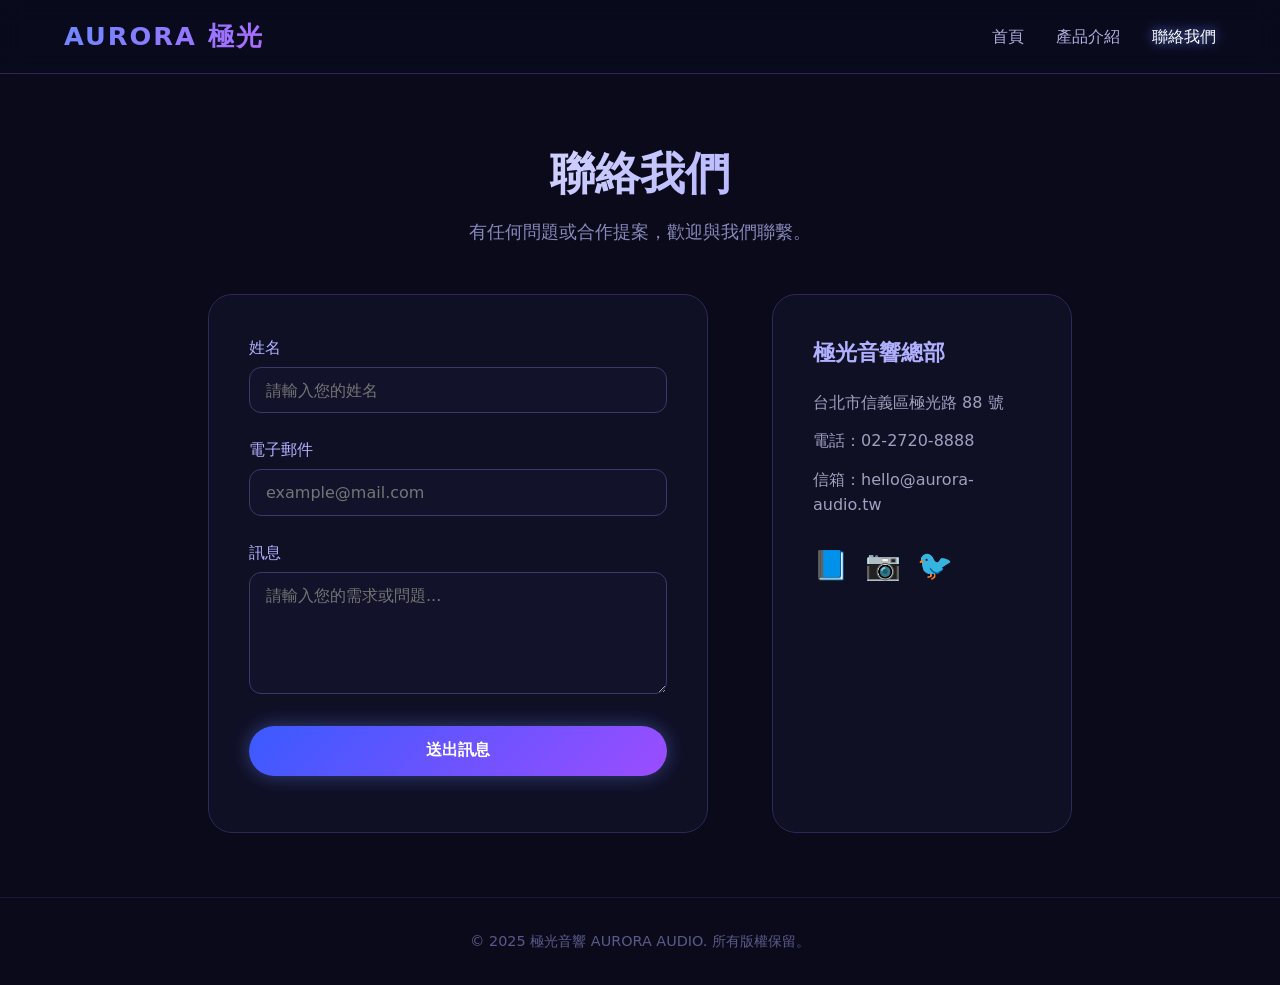
<file: contact.html>
<!DOCTYPE html>
<html lang="zh-Hant">
<head>
  <meta charset="UTF-8">
  <meta name="viewport" content="width=device-width, initial-scale=1.0">
  <title>極光音響 | 聯絡我們</title>
  <link rel="stylesheet" href="style.css">
</head>
<body>
  <!-- 導覽列 -->
  <nav class="navbar">
    <div class="logo">AURORA 極光</div>
    <ul class="nav-links">
      <li><a href="index.html">首頁</a></li>
      <li><a href="products.html">產品介紹</a></li>
      <li><a href="contact.html" class="active">聯絡我們</a></li>
    </ul>
  </nav>

  <main class="contact-main">
    <h1 class="page-title">聯絡我們</h1>
    <p class="page-subtitle">有任何問題或合作提案，歡迎與我們聯繫。</p>

    <div class="contact-container">
      <!-- 聯絡表單 -->
      <form id="contactForm" class="contact-form">
        <label for="name">姓名</label>
        <input type="text" id="name" name="name" placeholder="請輸入您的姓名" required>

        <label for="email">電子郵件</label>
        <input type="email" id="email" name="email" placeholder="example@mail.com" required>

        <label for="message">訊息</label>
        <textarea id="message" name="message" rows="5" placeholder="請輸入您的需求或問題..." required></textarea>

        <button type="submit" class="btn-primary">送出訊息</button>
        <p id="formFeedback" class="form-feedback"></p>
      </form>

      <!-- 聯絡資訊 -->
      <div class="contact-info">
        <h3>極光音響總部</h3>
        <p>台北市信義區極光路 88 號</p>
        <p>電話：02-2720-8888</p>
        <p>信箱：hello@aurora-audio.tw</p>
        <div class="social-links">
          <span>📘</span> <span>📷</span> <span>🐦</span>
        </div>
      </div>
    </div>
  </main>

  <footer>
    <p>© 2025 極光音響 AURORA AUDIO. 所有版權保留。</p>
  </footer>

  <script src="script.js"></script>
</body>
</html>
</file>
<file: style.css>
/* style.css — 極光音響 科技感深色風格 */
* {
  margin: 0;
  padding: 0;
  box-sizing: border-box;
}

body {
  font-family: 'Segoe UI', 'Noto Sans TC', system-ui, sans-serif;
  background-color: #0a0a1a;
  color: #e0e0ff;
  line-height: 1.6;
  min-height: 100vh;
  display: flex;
  flex-direction: column;
}

/* 導覽列 */
.navbar {
  display: flex;
  justify-content: space-between;
  align-items: center;
  padding: 1rem 5%;
  background: rgba(10, 10, 30, 0.9);
  backdrop-filter: blur(12px);
  border-bottom: 1px solid #2a2a5a;
  position: sticky;
  top: 0;
  z-index: 100;
}

.logo {
  font-size: 1.6rem;
  font-weight: 700;
  letter-spacing: 2px;
  background: linear-gradient(135deg, #6a8aff, #b06aff);
  -webkit-background-clip: text;
  -webkit-text-fill-color: transparent;
  background-clip: text;
}

.nav-links {
  display: flex;
  list-style: none;
  gap: 2rem;
}

.nav-links a {
  color: #b0b0e0;
  text-decoration: none;
  font-weight: 500;
  transition: color 0.3s, text-shadow 0.3s;
  padding: 0.3rem 0;
}

.nav-links a:hover,
.nav-links a.active {
  color: #ffffff;
  text-shadow: 0 0 12px #6a8aff;
}

/* 按鈕通用 */
.btn-primary {
  background: linear-gradient(135deg, #3a5aff, #9b4dff);
  color: #fff;
  border: none;
  padding: 0.9rem 2.2rem;
  border-radius: 40px;
  font-size: 1rem;
  font-weight: 600;
  cursor: pointer;
  transition: transform 0.2s, box-shadow 0.3s;
  box-shadow: 0 0 20px rgba(106, 138, 255, 0.4);
}

.btn-primary:hover {
  transform: translateY(-2px);
  box-shadow: 0 0 35px rgba(155, 77, 255, 0.7);
}

.btn-secondary {
  background: transparent;
  border: 2px solid #6a8aff;
  color: #c0c0ff;
  padding: 0.6rem 1.6rem;
  border-radius: 30px;
  font-weight: 600;
  cursor: pointer;
  transition: background 0.3s, color 0.3s, box-shadow 0.3s;
  margin-top: 0.5rem;
}

.btn-secondary:hover {
  background: #6a8aff;
  color: #0a0a1a;
  box-shadow: 0 0 20px #6a8aff;
}

/* 首頁英雄區 */
.hero {
  display: flex;
  align-items: center;
  justify-content: center;
  min-height: 80vh;
  padding: 2rem 8%;
  position: relative;
  overflow: hidden;
  text-align: center;
  background: radial-gradient(circle at 70% 30%, #1a1a4a 0%, #0a0a1a 70%);
}

.hero-text h1 {
  font-size: 4rem;
  line-height: 1.2;
  margin-bottom: 1.5rem;
  background: linear-gradient(to right, #ffffff, #a0a0ff);
  -webkit-background-clip: text;
  -webkit-text-fill-color: transparent;
  background-clip: text;
}

.hero-text h1 span {
  font-size: 1.8rem;
  font-weight: 300;
  display: block;
  color: #9b9bff;
  -webkit-text-fill-color: #9b9bff;
  margin-top: 0.5rem;
  letter-spacing: 4px;
}

.hero-text p {
  font-size: 1.2rem;
  color: #a0a0d0;
  margin-bottom: 2rem;
  max-width: 600px;
  margin-left: auto;
  margin-right: auto;
}

.hero-glow {
  position: absolute;
  width: 600px;
  height: 600px;
  background: radial-gradient(circle, rgba(106, 138, 255, 0.15) 0%, transparent 70%);
  border-radius: 50%;
  top: 10%;
  right: -10%;
  pointer-events: none;
  animation: pulse 6s infinite alternate;
}

@keyframes pulse {
  0% { transform: scale(1); opacity: 0.5; }
  100% { transform: scale(1.3); opacity: 0.8; }
}

/* 輪播區 */
.carousel-section {
  padding: 3rem 5%;
  text-align: center;
}

.carousel-section h2 {
  font-size: 2rem;
  margin-bottom: 2rem;
  color: #c0c0ff;
  font-weight: 400;
  letter-spacing: 2px;
}

.carousel {
  position: relative;
  max-width: 1000px;
  margin: 0 auto;
  overflow: hidden;
  border-radius: 20px;
  border: 1px solid #2a2a5a;
  box-shadow: 0 0 40px rgba(106, 138, 255, 0.15);
}

.carousel-track {
  display: flex;
  transition: transform 0.5s ease-in-out;
}

.carousel-slide {
  min-width: 100%;
  height: 400px;
}

.carousel-slide img {
  width: 100%;
  height: 100%;
  object-fit: cover;
  filter: brightness(0.8) saturate(0.7);
}

.carousel-btn {
  position: absolute;
  top: 50%;
  transform: translateY(-50%);
  background: rgba(10, 10, 30, 0.7);
  color: #fff;
  border: 1px solid #4a4a8a;
  font-size: 2rem;
  width: 50px;
  height: 50px;
  border-radius: 50%;
  cursor: pointer;
  transition: background 0.3s, box-shadow 0.3s;
  display: flex;
  align-items: center;
  justify-content: center;
  z-index: 10;
}

.carousel-btn:hover {
  background: #3a5aff;
  box-shadow: 0 0 20px #6a8aff;
}

.prev { left: 16px; }
.next { right: 16px; }

/* 特色卡片 */
.features {
  display: flex;
  flex-wrap: wrap;
  justify-content: center;
  gap: 2rem;
  padding: 4rem 8%;
}

.feature-card {
  background: rgba(20, 20, 45, 0.7);
  border: 1px solid #2a2a5a;
  border-radius: 24px;
  padding: 2.5rem 2rem;
  width: 280px;
  text-align: center;
  transition: transform 0.3s, box-shadow 0.3s;
  backdrop-filter: blur(4px);
}

.feature-card:hover {
  transform: translateY(-8px);
  box-shadow: 0 12px 40px rgba(106, 138, 255, 0.25);
  border-color: #6a8aff;
}

.feature-icon {
  font-size: 3rem;
  margin-bottom: 1rem;
}

.feature-card h3 {
  color: #b0b0ff;
  margin-bottom: 0.8rem;
  font-weight: 500;
}

/* 產品頁面 */
.products-main {
  padding: 4rem 8%;
  flex: 1;
}

.page-title {
  font-size: 2.8rem;
  text-align: center;
  margin-bottom: 0.5rem;
  background: linear-gradient(135deg, #ffffff, #8a8aff);
  -webkit-background-clip: text;
  -webkit-text-fill-color: transparent;
  background-clip: text;
}

.page-subtitle {
  text-align: center;
  color: #8888bb;
  margin-bottom: 3rem;
  font-size: 1.1rem;
}

.product-grid {
  display: flex;
  flex-wrap: wrap;
  justify-content: center;
  gap: 2rem;
}

.product-card {
  background: rgba(20, 20, 45, 0.6);
  border: 1px solid #2a2a5a;
  border-radius: 24px;
  padding: 1.5rem;
  width: 320px;
  text-align: center;
  transition: transform 0.3s, box-shadow 0.3s;
  backdrop-filter: blur(4px);
}

.product-card:hover {
  transform: translateY(-6px);
  box-shadow: 0 15px 40px rgba(106, 138, 255, 0.2);
  border-color: #6a8aff;
}

.product-card img {
  width: 100%;
  height: 200px;
  object-fit: cover;
  border-radius: 16px;
  margin-bottom: 1.2rem;
  filter: grayscale(0.5) brightness(0.9);
}

.product-card h2 {
  font-size: 1.6rem;
  color: #d0d0ff;
  margin-bottom: 0.3rem;
}

.price {
  font-size: 1.3rem;
  color: #9b9bff;
  font-weight: 600;
  margin-bottom: 0.8rem;
}

.product-card p {
  color: #a0a0c0;
  font-size: 0.95rem;
  margin-bottom: 1rem;
}

/* 聯絡頁面 */
.contact-main {
  padding: 4rem 8%;
  flex: 1;
}

.contact-container {
  display: flex;
  flex-wrap: wrap;
  gap: 4rem;
  max-width: 1100px;
  margin: 0 auto;
  justify-content: center;
}

.contact-form {
  background: rgba(20, 20, 45, 0.6);
  border: 1px solid #2a2a5a;
  border-radius: 24px;
  padding: 2.5rem;
  width: 500px;
  backdrop-filter: blur(4px);
}

.contact-form label {
  display: block;
  margin-bottom: 0.4rem;
  color: #b0b0ff;
  font-weight: 500;
}

.contact-form input,
.contact-form textarea {
  width: 100%;
  padding: 0.8rem 1rem;
  margin-bottom: 1.5rem;
  background: #12122a;
  border: 1px solid #3a3a6a;
  border-radius: 12px;
  color: #e0e0ff;
  font-size: 1rem;
  transition: border 0.3s, box-shadow 0.3s;
  font-family: inherit;
}

.contact-form input:focus,
.contact-form textarea:focus {
  outline: none;
  border-color: #6a8aff;
  box-shadow: 0 0 15px rgba(106, 138, 255, 0.3);
}

.contact-form button {
  width: 100%;
}

.form-feedback {
  margin-top: 1rem;
  text-align: center;
  color: #7fff7f;
  font-weight: 500;
}

.contact-info {
  background: rgba(20, 20, 45, 0.6);
  border: 1px solid #2a2a5a;
  border-radius: 24px;
  padding: 2.5rem;
  width: 300px;
  backdrop-filter: blur(4px);
}

.contact-info h3 {
  color: #b0b0ff;
  margin-bottom: 1.2rem;
  font-size: 1.4rem;
}

.contact-info p {
  margin-bottom: 0.8rem;
  color: #a0a0c0;
}

.social-links {
  margin-top: 1.5rem;
  font-size: 1.8rem;
  display: flex;
  gap: 1rem;
  color: #6a8aff;
}

/* 頁尾 */
footer {
  text-align: center;
  padding: 2rem;
  border-top: 1px solid #1a1a3a;
  color: #5a5a8a;
  font-size: 0.9rem;
  margin-top: auto;
}

/* 響應式 */
@media (max-width: 768px) {
  .hero-text h1 { font-size: 2.5rem; }
  .hero-text h1 span { font-size: 1.2rem; }
  .navbar { flex-direction: column; gap: 0.8rem; }
  .nav-links { gap: 1rem; }
  .carousel-slide { height: 250px; }
  .contact-form, .contact-info { width: 100%; }
  .product-card { width: 100%; max-width: 360px; }
}
</file>
